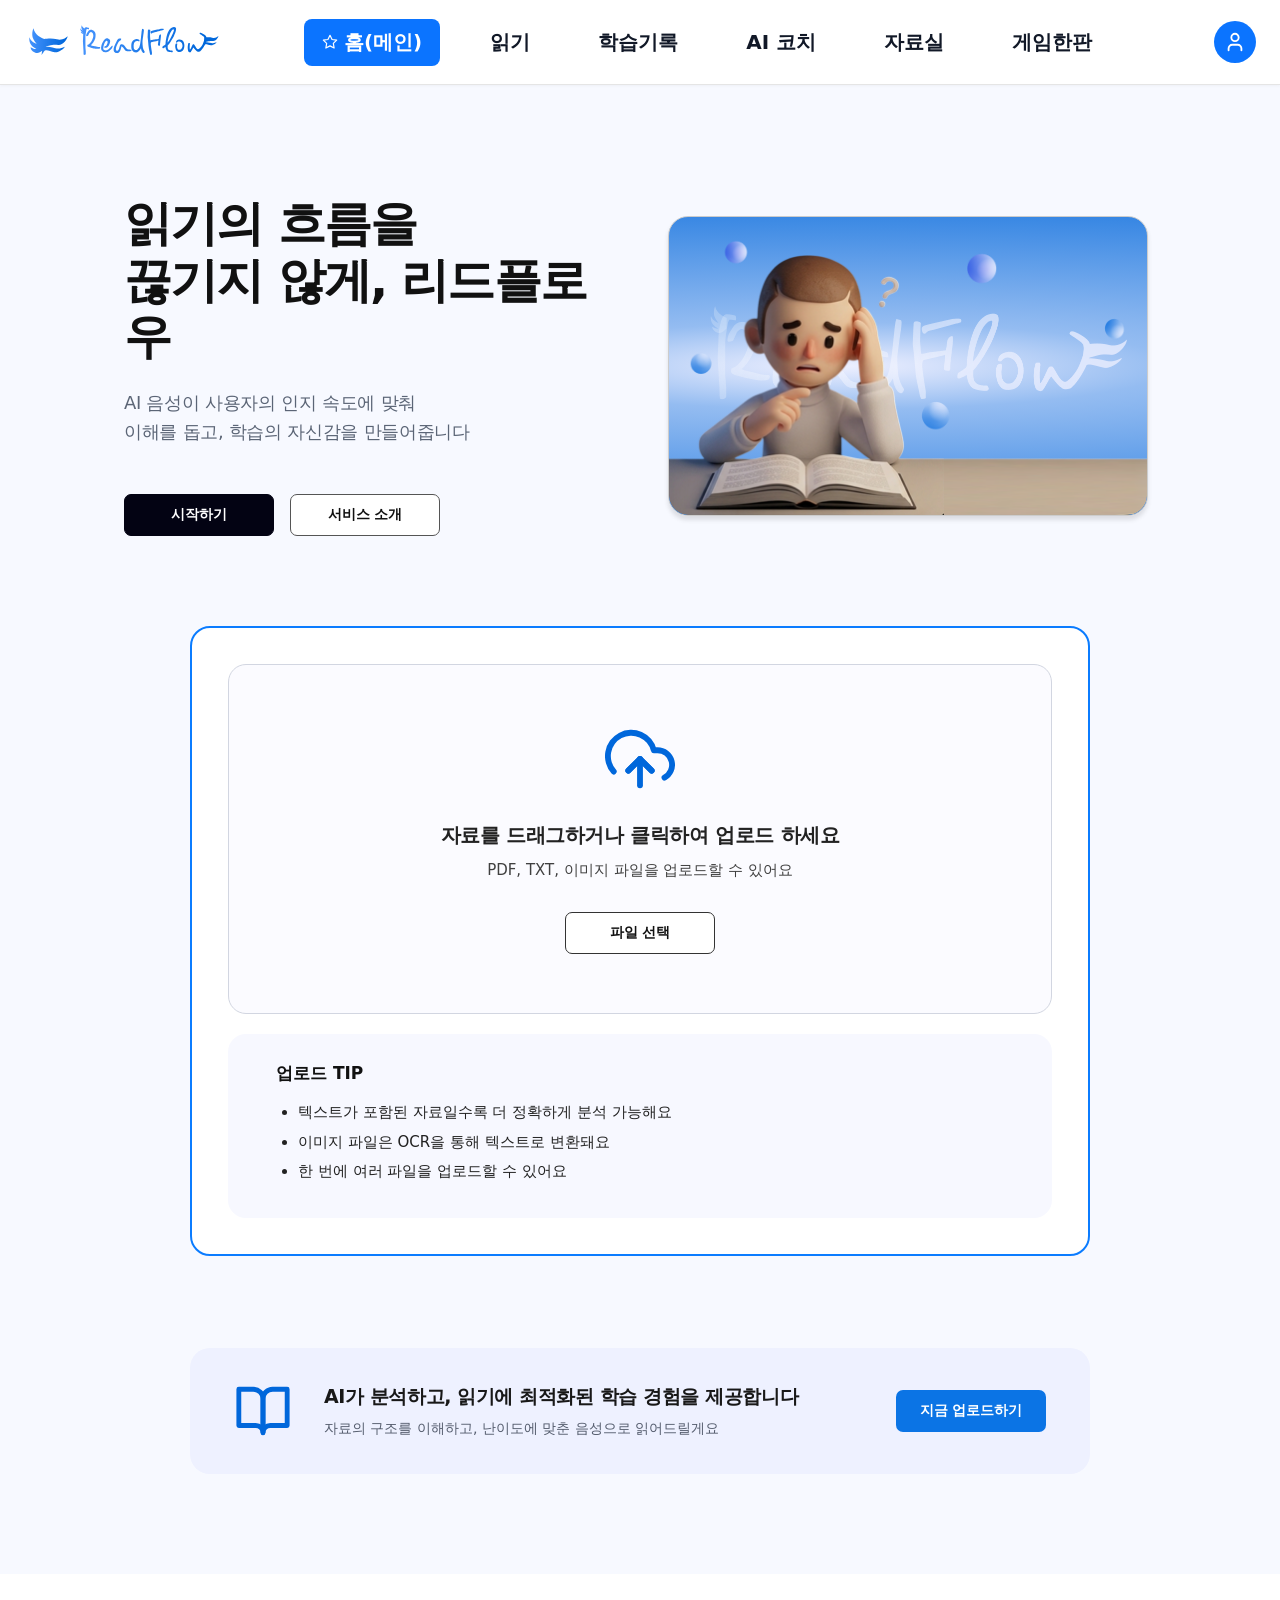
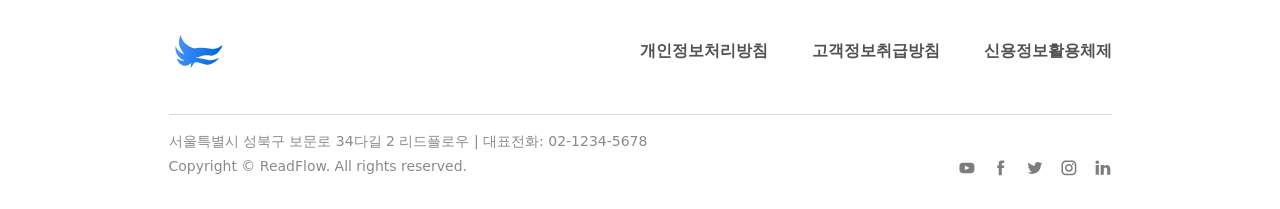
<file: index.html>
<!DOCTYPE html>
<html lang="ko">
<head>
  <meta charset="UTF-8">
  <meta name="viewport" content="width=device-width, initial-scale=1.0">
  <title>ReadFlow</title>

  <link rel="stylesheet" href="css/common.css">
  <link rel="stylesheet" href="css/home.css">
</head>

<body>
  <div id="navbar"></div>

  <main class="page home-page">
    <!-- Hero Section -->
    <section class="home-hero">
      <div class="home-hero-inner">
        <div class="hero-text-area">
          <h1>
            읽기의 흐름을<br>
            끊기지 않게, 리드플로우
          </h1>

          <p>
            AI 음성이 사용자의 인지 속도에 맞춰<br>
            이해를 돕고, 학습의 자신감을 만들어줍니다
          </p>

          <div class="hero-button-group">
            <a href="upload.html" class="btn-primary">시작하기</a>
            <a href="#service-intro" class="btn-outline">서비스 소개</a>
          </div>
        </div>

        <div class="hero-image-area">
          <img src="assets/images/ball-readflow.png" alt="" class="hero-balls">
          <img src="assets/images/hero-readflow.png" alt="책을 읽는 학생 이미지" class="hero-character">
          <img src="assets/images/logo-text.png" alt="ReadFlow" class="hero-logo-text">
        </div>
      </div>
    </section>

    <!-- Upload Section -->
    <section class="home-upload" id="service-intro">
      <div class="upload-card">
        <div class="upload-box">
          <img src="assets/icons/upload-cloud.svg" alt="" class="upload-icon">

          <h2>자료를 드래그하거나 클릭하여 업로드 하세요</h2>
          <p>PDF, TXT, 이미지 파일을 업로드할 수 있어요</p>

          <a href="upload.html" class="file-select-btn">파일 선택</a>
        </div>

        <div class="upload-tip">
          <h3>업로드 TIP</h3>
          <ul>
            <li>텍스트가 포함된 자료일수록 더 정확하게 분석 가능해요</li>
            <li>이미지 파일은 OCR을 통해 텍스트로 변환돼요</li>
            <li>한 번에 여러 파일을 업로드할 수 있어요</li>
          </ul>
        </div>
      </div>
    </section>

    <!-- CTA Section -->
    <section class="home-cta">
      <div class="cta-card">
        <div class="cta-left">
          <img src="assets/icons/book-open.svg" alt="" class="cta-icon">

          <div class="cta-text">
            <h2>AI가 분석하고, 읽기에 최적화된 학습 경험을 제공합니다</h2>
            <p>자료의 구조를 이해하고, 난이도에 맞춘 음성으로 읽어드릴게요</p>
          </div>
        </div>

        <a href="upload.html" class="cta-btn">지금 업로드하기</a>
      </div>
    </section>
  </main>

  <div id="footer"></div>

  <script src="js/common.js"></script>
</body>
</html>
</file>
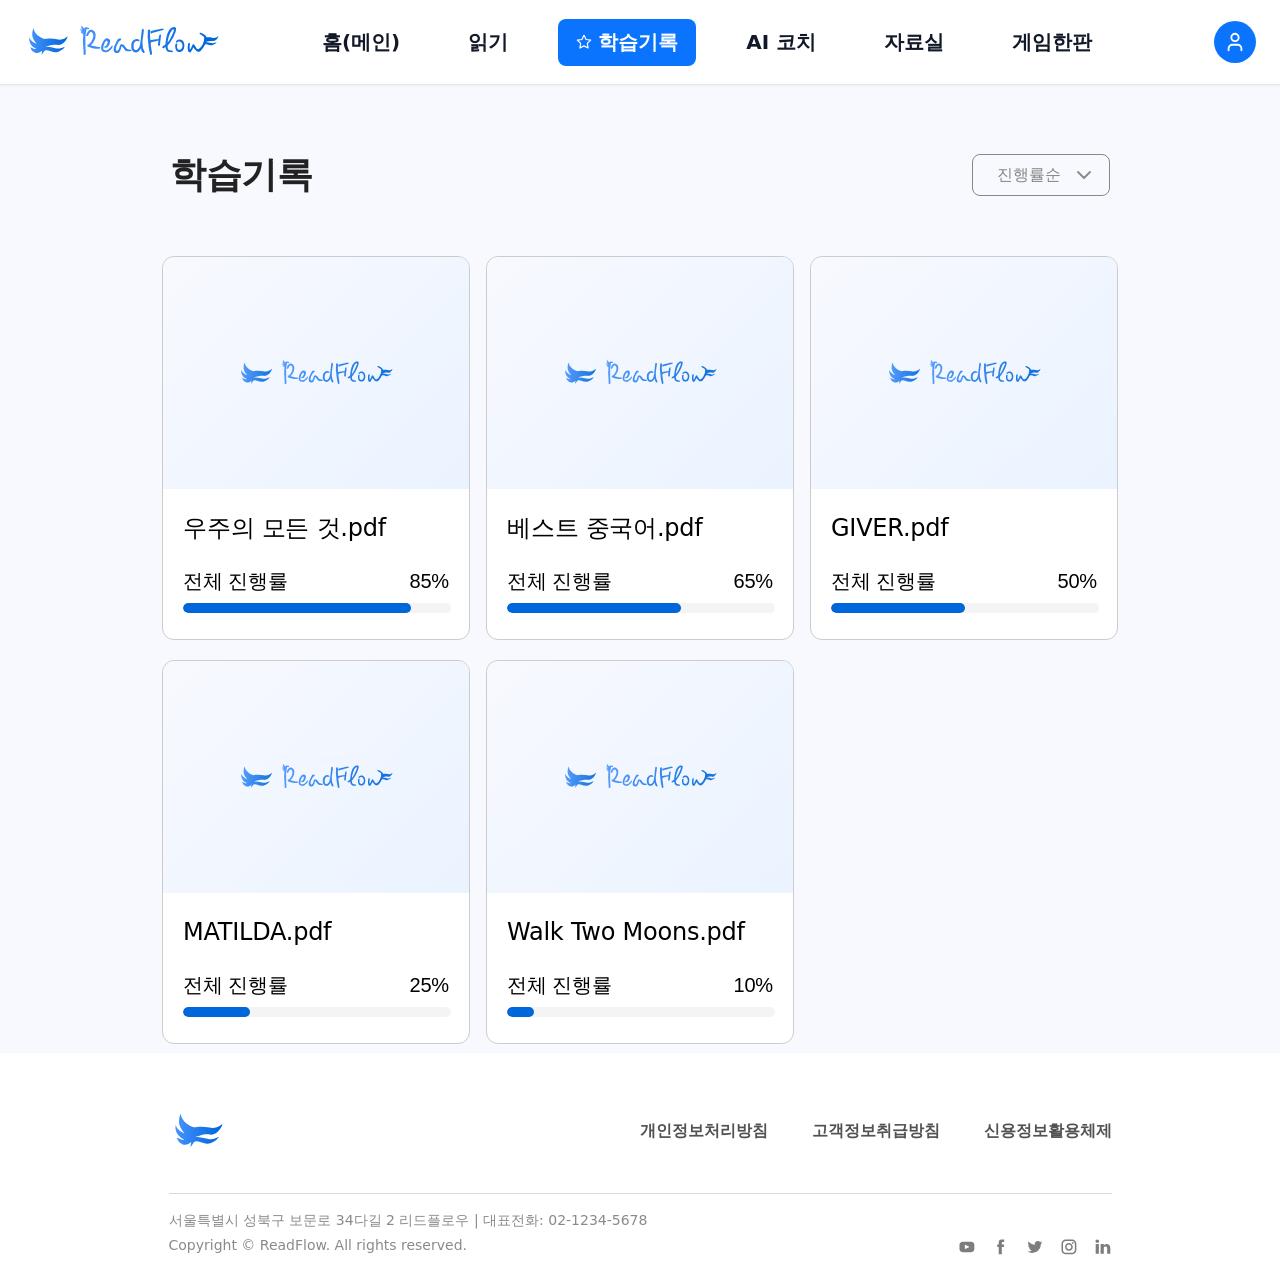
<file: library.html>
<!DOCTYPE html>
<html lang="ko">
<head>
  <meta charset="UTF-8" />
  <meta name="viewport" content="width=device-width, initial-scale=1.0" />
  <title>ReadFlow - 학습기록</title>

  <link rel="stylesheet" href="./css/common.css" />
  <link rel="stylesheet" href="./css/library.css" />
</head>

<body>
  <div id="navbar"></div>

  <main class="library-page">
    <section class="library-container">

      <div class="library-header">
        <h1 class="library-title">학습기록</h1>

        <div class="sort-box">
          <select id="sortSelect" class="sort-select">
            <option value="progress">진행률순</option>
            <option value="name">이름순</option>
          </select>
        </div>
      </div>

      <section class="record-grid" id="recordGrid">
        <!-- JS에서 카드 렌더링 -->
      </section>

    </section>
  </main>

  <div id="footer"></div>

  <script src="./js/common.js"></script>
  <script src="./js/library.js"></script>
</body>
</html>
</file>
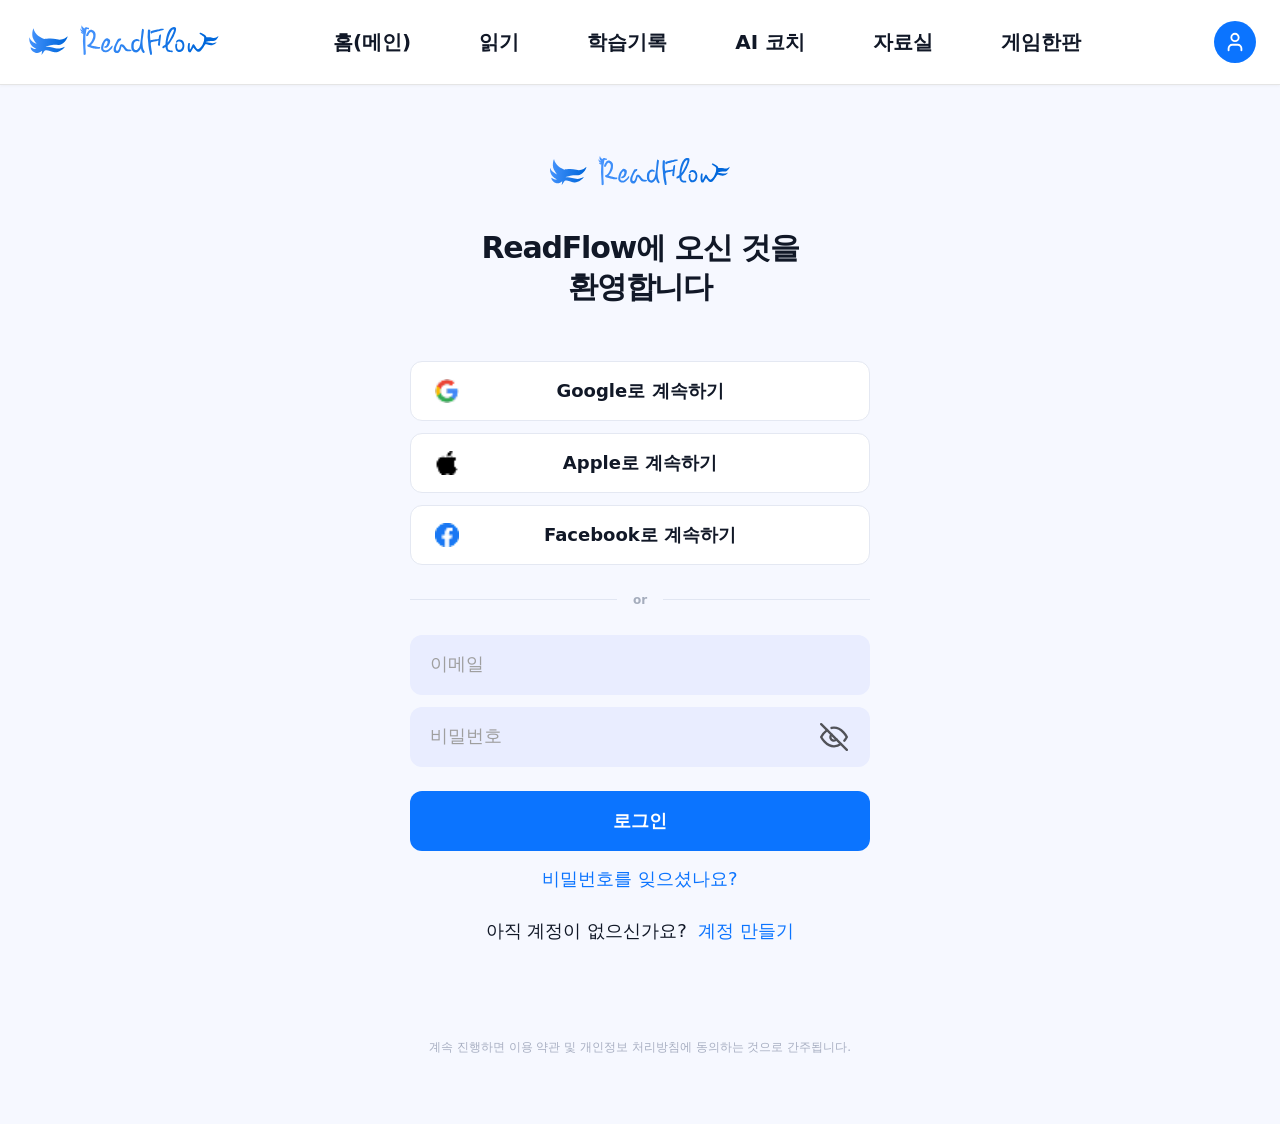
<file: login.html>
<!DOCTYPE html>
<html lang="ko">
<head>
  <meta charset="UTF-8">
  <meta name="viewport" content="width=device-width, initial-scale=1.0">
  <title>로그인 | ReadFlow</title>

  <link rel="stylesheet" href="css/common.css">
  <link rel="stylesheet" href="css/login.css">
</head>

<body>
  <div id="navbar"></div>

  <main class="auth-page">
    <section class="auth-card" aria-label="로그인">
      <img src="assets/icons/logo-full.svg" alt="ReadFlow" class="auth-logo">

      <h1 class="auth-title">
        ReadFlow에 오신 것을<br>
        환영합니다
      </h1>

      <div class="social-login-group">
        <button type="button" class="social-btn">
          <img src="assets/img/google_logo.png" alt="" class="social-icon">
          <span>Google로 계속하기</span>
        </button>

        <button type="button" class="social-btn">
          <img src="assets/img/apple_logo.png" alt="" class="social-icon">
          <span>Apple로 계속하기</span>
        </button>

        <button type="button" class="social-btn">
          <img src="assets/img/facebook_logo.png" alt="" class="social-icon">
          <span>Facebook로 계속하기</span>
        </button>
      </div>

      <div class="divider">
        <span></span>
        <p>or</p>
        <span></span>
      </div>

      <form class="auth-form">
        <input type="email" placeholder="이메일" class="auth-input">

        <div class="password-field">
          <input type="password" placeholder="비밀번호" class="auth-input password-input">

          <button type="button" class="password-toggle" aria-label="비밀번호 보기">
            <img src="assets/icons/eye-off.svg" alt="" class="password-icon">
          </button>
        </div>

        <button type="submit" class="auth-submit">로그인</button>
      </form>

      <a href="#" class="forgot-link">비밀번호를 잊으셨나요?</a>

      <p class="auth-switch">
        아직 계정이 없으신가요?
        <a href="signup.html">계정 만들기</a>
      </p>
    </section>

    <p class="auth-notice">
      계속 진행하면 이용 약관 및 개인정보 처리방침에 동의하는 것으로 간주됩니다.
    </p>
  </main>

  <script>
    const passwordToggles = document.querySelectorAll(".password-toggle");

    passwordToggles.forEach((toggle) => {
      toggle.addEventListener("click", () => {
        const passwordField = toggle.closest(".password-field");
        const passwordInput = passwordField.querySelector(".password-input");
        const passwordIcon = toggle.querySelector(".password-icon");

        const isPasswordHidden = passwordInput.type === "password";

        passwordInput.type = isPasswordHidden ? "text" : "password";
        passwordIcon.src = isPasswordHidden
          ? "assets/icons/eye.svg"
          : "assets/icons/eye-off.svg";

        toggle.setAttribute(
          "aria-label",
          isPasswordHidden ? "비밀번호 숨기기" : "비밀번호 보기"
        );
      });
    });
  </script>

  <script src="js/common.js"></script>
</body>
</html>
</file>
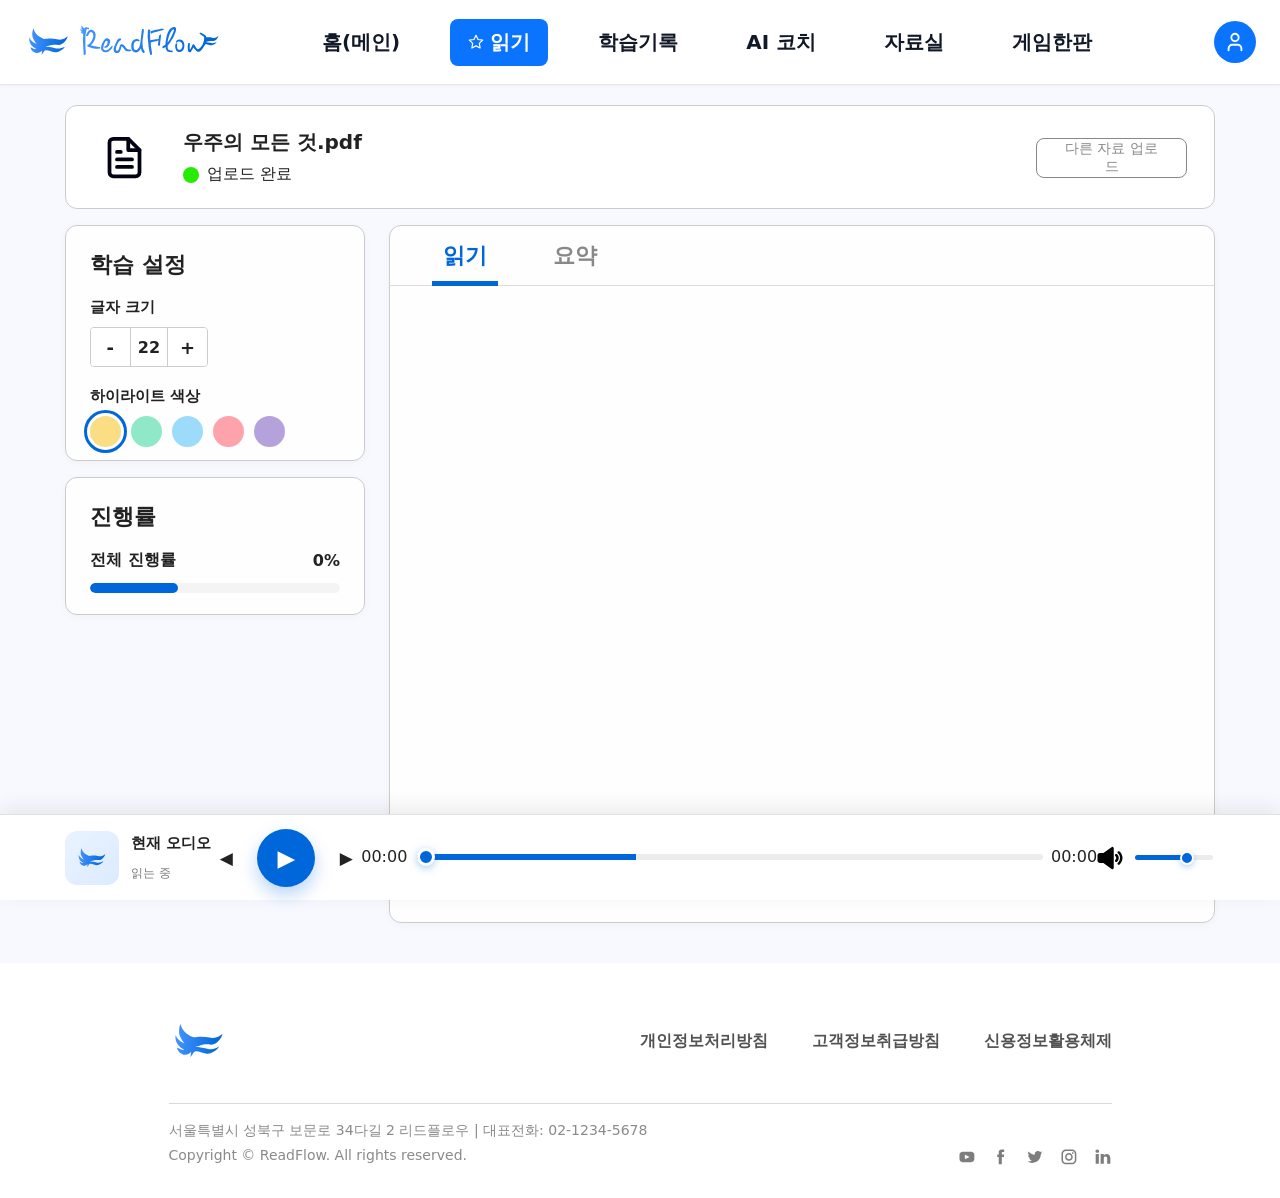
<file: reading.html>
<!DOCTYPE html>
<html lang="ko">
<head>
  <meta charset="UTF-8" />
  <meta name="viewport" content="width=device-width, initial-scale=1.0" />
  <title>ReadFlow - 읽기</title>

  <link rel="stylesheet" href="./css/common.css" />
  <link rel="stylesheet" href="./css/reading.css" />
</head>

<body>
  <div id="navbar"></div>

  <main class="reading-page">
    <section class="reading-container">

      <!-- 파일 정보 -->
      <section class="file-info-box" id="fileInfoBox" data-status="complete">
        <img src="./assets/icons/file-text.svg" class="file-icon" />

        <div class="file-text-area">
          <p class="file-name" id="fileName">우주의 모든 것.pdf</p>
          <div class="upload-status">
            <span class="status-dot"></span>
            <span class="status-text" id="uploadStatusText">업로드 완료</span>
          </div>
        </div>

        <button class="reupload-button" id="reuploadButton">
          다른 자료 업로드
        </button>

        <input type="file" id="fileInput" hidden />
      </section>

      <!-- 전체 레이아웃 -->
      <section class="reading-layout">

        <!-- 🔥 왼쪽 패널 (목차 제거됨) -->
        <aside class="left-panel">

          <!-- 학습 설정 -->
          <section class="setting-box">
            <h2 class="panel-title">학습 설정</h2>

            <div class="setting-grid">
              <div class="setting-item">
                <p class="setting-label">글자 크기</p>
                <div class="control-box">
                  <button id="fontMinus">-</button>
                  <span id="fontSizeValue">22</span>
                  <button id="fontPlus">+</button>
                </div>
              </div>
            </div>

            <div class="highlight-setting">
              <p class="setting-label">하이라이트 색상</p>
              <div class="color-panel" id="colorPanel">
                <button class="color-circle active" data-color="#FBDE84"></button>
                <button class="color-circle" data-color="#8FE9C9"></button>
                <button class="color-circle" data-color="#9DDBFA"></button>
                <button class="color-circle" data-color="#FEA3AC"></button>
                <button class="color-circle" data-color="#B5A2DC"></button>
              </div>
            </div>
          </section>

          <!-- 진행률 -->
          <section class="progress-box">
            <h2 class="panel-title">진행률</h2>

            <div class="progress-info">
              <span>전체 진행률</span>
              <strong id="progressPercent">0%</strong>
            </div>

            <div class="progress-bar">
              <div class="progress-fill" id="progressFill"></div>
            </div>
          </section>

        </aside>

        <!-- 오른쪽 읽기 영역 -->
        <section class="reader-box" id="readerBox">

          <!-- 상단 -->
          <div class="reader-topbar">
            <div class="reader-tabs">
              <button class="reader-tab active">읽기</button>
              <button class="reader-tab">요약</button>
            </div>
          </div>

          <!-- 본문 -->
          <div class="reader-content" id="readerContent"></div>

          <!-- 플레이어 -->
          <section class="reader-player" id="readerPlayer">

            <div class="player-left">
              <div class="player-cover">
                <img src="./assets/icons/logo-only.svg" />
              </div>
              <div class="player-info">
                <p class="player-title" id="playerTitle">현재 오디오</p>
                <p class="player-subtitle">읽는 중</p>
              </div>
            </div>

            <!-- 컨트롤 -->
            <div class="player-controls">
              <button class="player-skip-button">◀</button>
              <button class="player-play-button" id="playButton">▶</button>
              <button class="player-skip-button">▶</button>
            </div>

            <!-- 진행바 -->
            <div class="player-progress-area">
              <span id="currentTime">00:00</span>

              <input
                type="range"
                id="audioProgress"
                class="player-progress"
                min="0"
                max="100"
                value="0"
              />

              <span id="totalTime">00:00</span>
            </div>

            <!-- 볼륨 -->
            <div class="player-volume">
              <img src="./assets/icons/volume.svg" />
              <input
                type="range"
                id="volumeRange"
                class="volume-range"
                min="0"
                max="100"
                value="70"
              />
            </div>

          </section>

        </section>

      </section>
    </section>
  </main>

  <div id="footer"></div>

  <script src="./js/common.js"></script>
  <script src="./js/reading.js"></script>
</body>
</html>
</file>
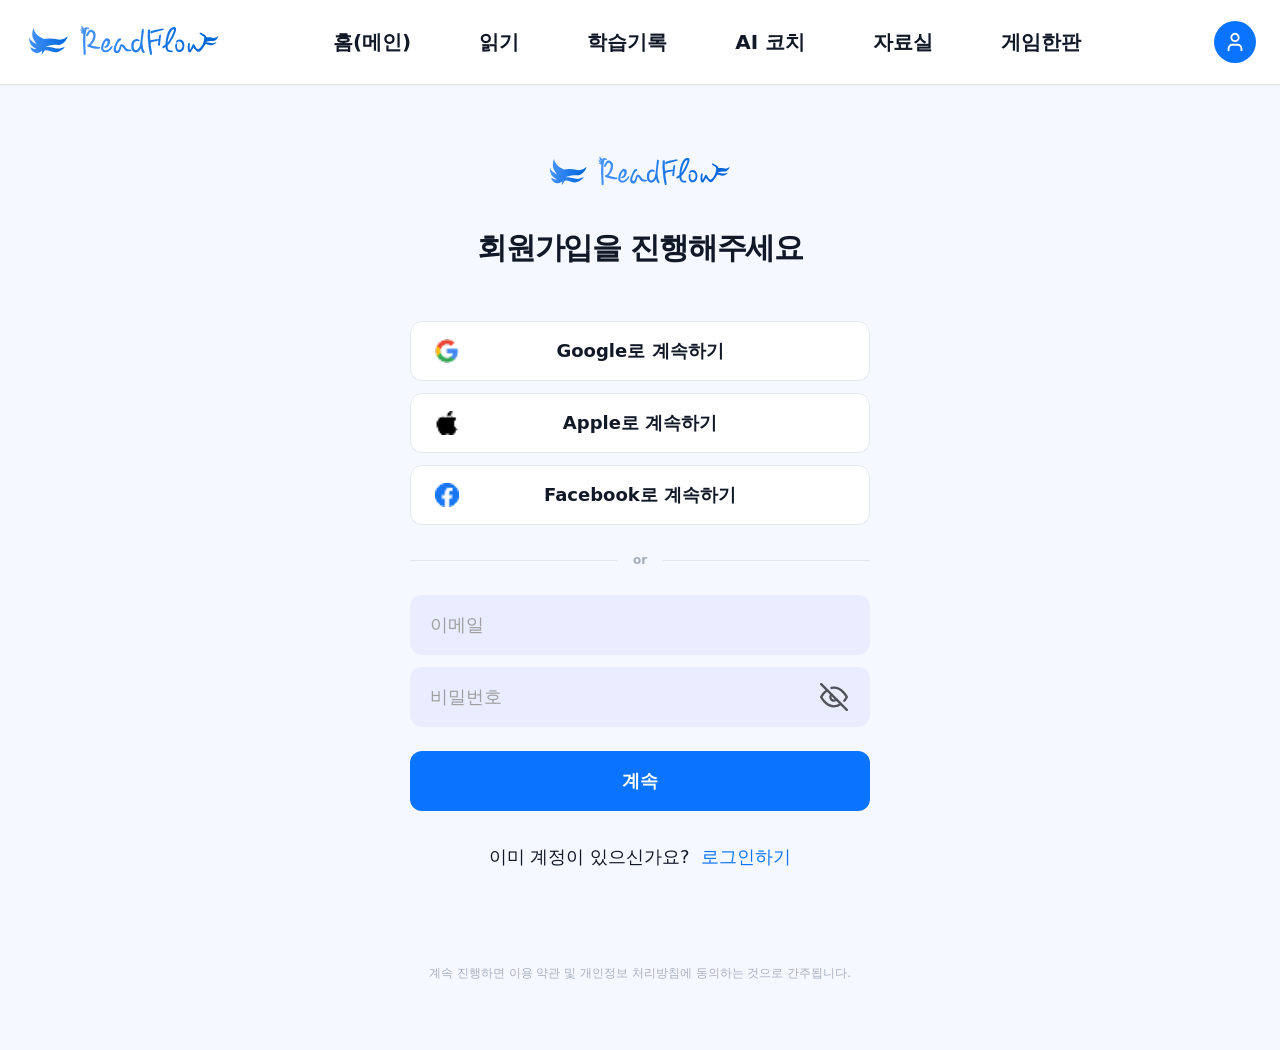
<file: signup.html>
<!DOCTYPE html>
<html lang="ko">
<head>
  <meta charset="UTF-8">
  <meta name="viewport" content="width=device-width, initial-scale=1.0">
  <title>회원가입 | ReadFlow</title>

  <link rel="stylesheet" href="css/common.css">
  <link rel="stylesheet" href="css/signup.css">
</head>

<body>
  <div id="navbar"></div>

  <main class="auth-page">
    <section class="auth-card" aria-label="회원가입">
      <img src="assets/icons/logo-full.svg" alt="ReadFlow" class="auth-logo">

      <h1 class="auth-title">
        회원가입을 진행해주세요
      </h1>

      <div class="social-login-group">
        <button type="button" class="social-btn">
          <img src="assets/img/google_logo.png" alt="" class="social-icon">
          <span>Google로 계속하기</span>
        </button>

        <button type="button" class="social-btn">
          <img src="assets/img/apple_logo.png" alt="" class="social-icon">
          <span>Apple로 계속하기</span>
        </button>

        <button type="button" class="social-btn">
          <img src="assets/img/facebook_logo.png" alt="" class="social-icon">
          <span>Facebook로 계속하기</span>
        </button>
      </div>

      <div class="divider">
        <span></span>
        <p>or</p>
        <span></span>
      </div>

      <form class="auth-form">
        <input type="email" placeholder="이메일" class="auth-input">

        <div class="password-field">
          <input type="password" placeholder="비밀번호" class="auth-input password-input">

          <button type="button" class="password-toggle" aria-label="비밀번호 보기">
            <img src="assets/icons/eye-off.svg" alt="" class="password-icon">
          </button>
        </div>

        <button type="submit" class="auth-submit">계속</button>
      </form>

      <p class="auth-switch signup-switch">
        이미 계정이 있으신가요?
        <a href="login.html">로그인하기</a>
      </p>
    </section>

    <p class="auth-notice">
      계속 진행하면 이용 약관 및 개인정보 처리방침에 동의하는 것으로 간주됩니다.
    </p>
  </main>

  <script>
    const passwordToggles = document.querySelectorAll(".password-toggle");

    passwordToggles.forEach((toggle) => {
      toggle.addEventListener("click", () => {
        const passwordField = toggle.closest(".password-field");
        const passwordInput = passwordField.querySelector(".password-input");
        const passwordIcon = toggle.querySelector(".password-icon");

        const isPasswordHidden = passwordInput.type === "password";

        passwordInput.type = isPasswordHidden ? "text" : "password";
        passwordIcon.src = isPasswordHidden
          ? "assets/icons/eye.svg"
          : "assets/icons/eye-off.svg";

        toggle.setAttribute(
          "aria-label",
          isPasswordHidden ? "비밀번호 숨기기" : "비밀번호 보기"
        );
      });
    });
  </script>

  <script src="js/common.js"></script>
</body>
</html>
</file>
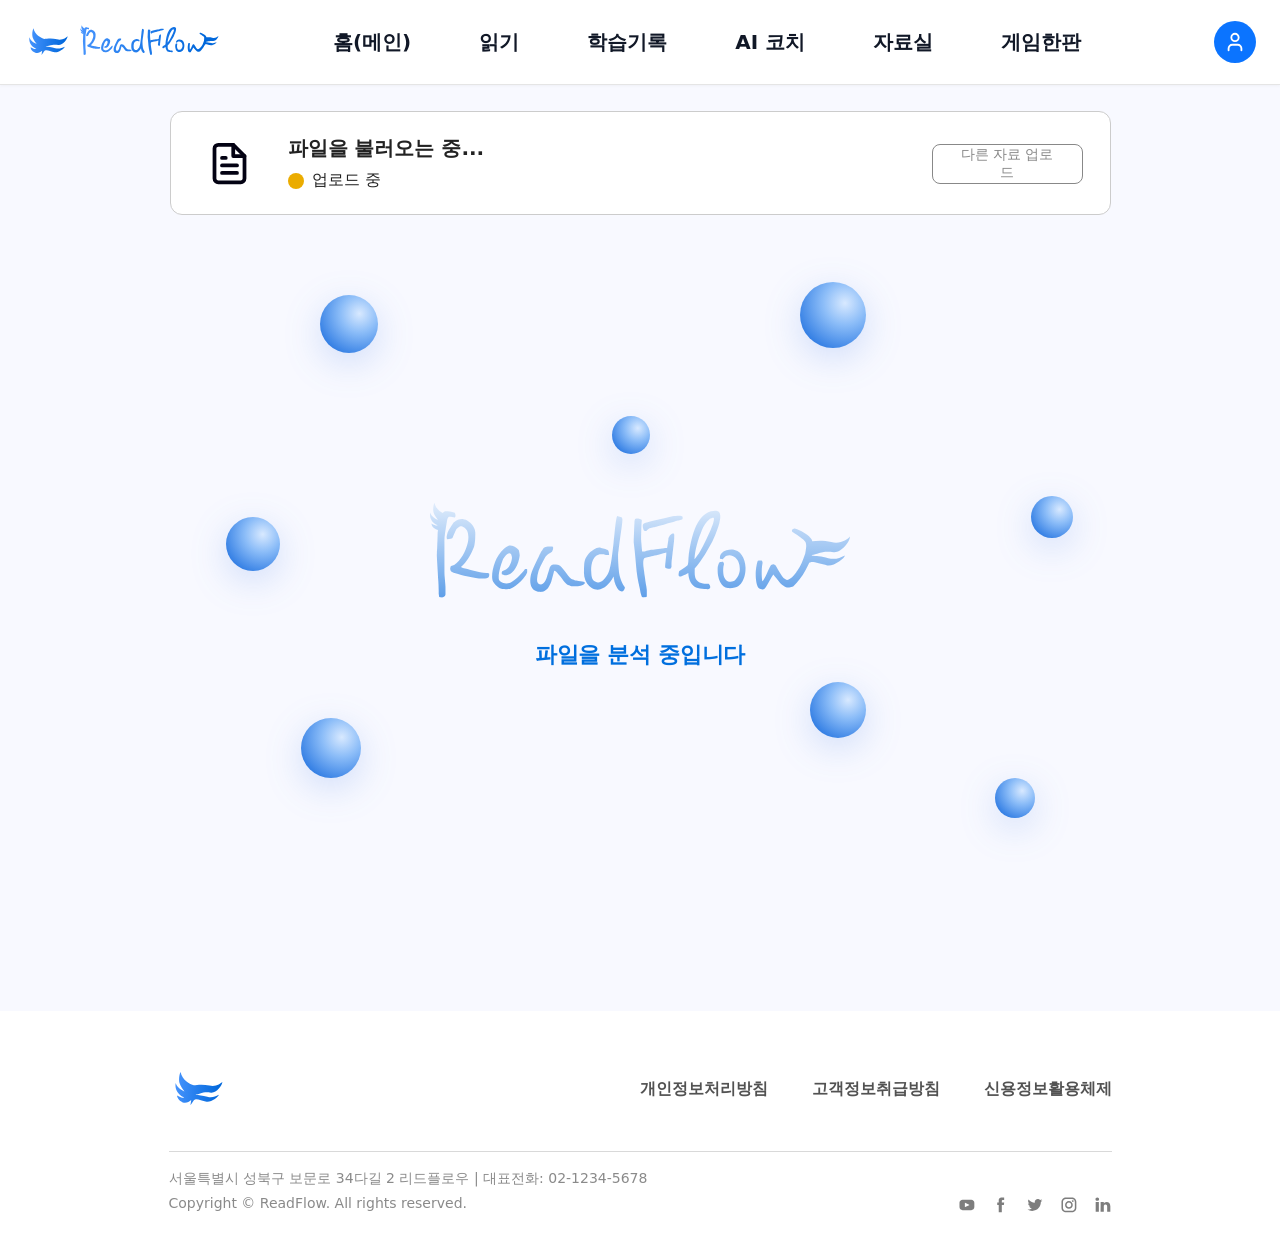
<file: upload.html>
<!DOCTYPE html>
<html lang="ko">
<head>
  <meta charset="UTF-8" />
  <meta name="viewport" content="width=device-width, initial-scale=1.0" />
  <title>ReadFlow - 분석 중</title>

  <link rel="stylesheet" href="./css/common.css" />
  <link rel="stylesheet" href="./css/upload.css" />
</head>

<body>
  <div id="navbar"></div>

  <main class="upload-page">
    <section class="upload-container">

      <!-- 업로드한 파일 정보 박스 -->
      <section class="file-info-box" id="fileInfoBox" data-status="loading">
        <img
          src="./assets/icons/file-text.svg"
          alt="파일 아이콘"
          class="file-icon"
        />

        <div class="file-text-area">
          <p class="file-name" id="fileName">파일을 불러오는 중...</p>

          <div class="upload-status">
            <span class="status-dot"></span>
            <span class="status-text" id="uploadStatusText">업로드 중</span>
          </div>
        </div>

        <button type="button" class="reupload-button" id="reuploadButton">
          다른 자료 업로드
        </button>

        <input
          type="file"
          id="fileInput"
          accept=".pdf,.txt,.png,.jpg,.jpeg,image/*"
          hidden
        />
      </section>

      <!-- 분석 중 애니메이션 화면 -->
    <section class="analyzing-canvas">
        <img
            src="./assets/icons/logo_text.svg"
            alt="ReadFlow"
            class="analyzing-logo"
        />
  
        <p class="analyzing-message">파일을 분석 중입니다</p>
    
        <span class="floating-circle circle-1"></span>
        <span class="floating-circle circle-2"></span>
        <span class="floating-circle circle-3"></span>
        <span class="floating-circle circle-4"></span>
        <span class="floating-circle circle-5"></span>
        <span class="floating-circle circle-6"></span>
        <span class="floating-circle circle-7"></span>
        <span class="floating-circle circle-8"></span>
    </section>

    </section>
  </main>

  <div id="footer"></div>

  <script src="./js/common.js"></script>
  <script src="./js/upload.js"></script>
</body>
</html>
</file>
<file: css/common.css>
/* =========================================================
   01. RESET / GLOBAL
========================================================= */

* {
  box-sizing: border-box;
}

body {
  margin: 0;
  font-family: Pretendard, -apple-system, BlinkMacSystemFont, system-ui, sans-serif;
  background-color: #f7f9ff;
  color: #111827;
}

a {
  color: inherit;
  text-decoration: none;
}

button {
  font-family: inherit;
}


/* =========================================================
   02. COMMON NAVBAR
========================================================= */

.navbar {
  width: 100%;
  height: 85px;
  background-color: #ffffff;
  border-bottom: 1px solid rgba(0, 0, 0, 0.1);
  box-shadow: 0 1px 3px rgba(0, 0, 0, 0.04);
  position: sticky;
  top: 0;
  z-index: 100;
}

.navbar-inner {
  width: 100%;
  height: 100%;
  padding: 12px 24px 12px 24px;
  display: flex;
  align-items: center;
  justify-content: space-between;
}


/* -------------------------
   02-1. Navbar Logo
------------------------- */

.navbar-logo {
  display: flex;
  align-items: center;
  min-width: 180px;
  flex-shrink: 0;
}

.logo-full {
  width: 200px;
  height: auto;
  display: block;
}


/* 예전 로고 텍스트 방식이 남아 있어도 깨지지 않게 유지 */
.logo-icon {
  width: 32px;
  height: 32px;
  display: inline-flex;
  align-items: center;
  justify-content: center;
  color: #2f80ed;
  font-size: 24px;
  line-height: 1;
}

.logo-text,
.logo-mark {
  font-size: 24px;
  font-weight: 700;
  color: #2f80ed;
  letter-spacing: -0.04em;
}


/* -------------------------
   02-2. Navbar Menu
------------------------- */

.navbar-menu {
  display: flex;
  align-items: center;
  justify-content: center;
  gap: 32px;
  flex: 1;
}

.nav-link {
  min-height: 40px;
  padding: 10px 18px;
  border-radius: 8px;
  display: inline-flex;
  align-items: center;
  justify-content: center;
  gap: 6px;
  font-size: 20px;
  font-weight: 700;
  color: #111827;
  white-space: nowrap;
  transition: 0.2s ease;
}

.nav-link:hover {
  color: #0b74ff;
}

.nav-link.active {
  background-color: #0b74ff;
  color: #ffffff;
}

.nav-star {
  width: 16px;
  height: 16px;
  display: block;
  flex-shrink: 0;
}


/* -------------------------
   02-3. Navbar Profile Button
------------------------- */

.profile-button {
  width: 42px;
  height: 42px;
  margin-left: 24px;
  border-radius: 50%;
  background-color: #0b74ff;
  display: flex;
  align-items: center;
  justify-content: center;
  flex-shrink: 0;
}

.profile-icon-img {
  width: 22px;
  height: 22px;
  display: block;
}


/* 예전 이모지/텍스트 profile-icon 구조가 남아 있어도 깨지지 않게 유지 */
.profile-icon {
  font-size: 20px;
  line-height: 1;
  color: #ffffff;
}


/* -------------------------
   02-4. Legacy Navbar Actions
   기존 로그인/회원가입 버튼 구조 유지용
------------------------- */

.navbar-actions {
  display: flex;
  align-items: center;
  gap: 10px;
  min-width: 180px;
  justify-content: flex-end;
}

.nav-login {
  font-size: 14px;
  font-weight: 500;
  color: #374151;
}

.nav-signup {
  padding: 8px 14px;
  border-radius: 999px;
  background-color: #2f80ed;
  color: #ffffff;
  font-size: 14px;
  font-weight: 600;
}


/* =========================================================
   03. COMMON LAYOUT
========================================================= */

.page {
  width: 100%;
  min-height: calc(100vh - 85px);
}

.container {
  width: min(1120px, calc(100% - 48px));
  margin: 0 auto;
}


/* =========================================================
   04. COMMON BUTTONS
========================================================= */

.btn-primary {
  display: inline-flex;
  align-items: center;
  justify-content: center;
  padding: 12px 18px;
  border-radius: 10px;
  background-color: #2f80ed;
  color: #ffffff;
  font-size: 15px;
  font-weight: 600;
  border: none;
  cursor: pointer;
}

.btn-secondary {
  display: inline-flex;
  align-items: center;
  justify-content: center;
  padding: 12px 18px;
  border-radius: 10px;
  background-color: #ffffff;
  color: #2f80ed;
  font-size: 15px;
  font-weight: 600;
  border: 1px solid #dbeafe;
  cursor: pointer;
}


/* =========================================================
   05. COMMON FOOTER
========================================================= */

.footer {
  width: 100%;
  background-color: #ffffff;
}

.footer-inner {
  width: min(1071px, calc(100% - 48px));
  min-height: 200px;
  margin: 0 auto;
  padding: 48px 64px 32px;
  display: flex;
  flex-direction: column;
  justify-content: center;
}

.footer-top {
  display: flex;
  align-items: center;
  justify-content: space-between;
  gap: 24px;
}

.footer-logo {
  display: flex;
  align-items: center;
}

.footer-logo-img {
  width: 60px;
  height: auto;
  display: block;
}

.footer-links {
  display: flex;
  align-items: center;
  gap: 44px;
  font-size: 16px;
  font-weight: 600;
  color: #525252;
  white-space: nowrap;
}

.footer-links a:hover {
  color: #0b74ff;
}

.footer-divider {
  width: 100%;
  height: 1px;
  margin: 32px 0 16px;
  background-color: #d9d9d9;
}

.footer-bottom {
  display: flex;
  align-items: flex-end;
  justify-content: space-between;
  gap: 24px;
}

.footer-info {
  display: flex;
  flex-direction: column;
  gap: 4px;
}

.footer-info p {
  margin: 0;
  font-size: 14px;
  line-height: 1.5;
  color: #8a8a8a;
}

.footer-copy {
  color: #a0a0a0;
}

.footer-social {
  display: flex;
  align-items: center;
  gap: 16px;
}

.footer-social a {
  width: 18px;
  height: 18px;
  display: flex;
  align-items: center;
  justify-content: center;
}

.footer-social img {
  width: 18px;
  height: 18px;
  display: block;
  opacity: 0.75;
}

.footer-social a:hover img {
  opacity: 1;
}


/* =========================================================
   06. RESPONSIVE
========================================================= */

@media (max-width: 900px) {
  .navbar-inner {
    padding: 12px 20px 1px 20px;
  }

  .navbar-logo {
    min-width: auto;
  }

  .logo-full {
    width: 132px;
  }

  .navbar-menu {
    gap: 8px;
  }

  .nav-link {
    padding: 8px 10px;
    font-size: 13px;
  }

  .profile-button {
    width: 38px;
    height: 38px;
    margin-left: 12px;
  }

  .footer-top,
  .footer-bottom {
    flex-direction: column;
    align-items: flex-start;
  }

  .footer-links {
    flex-wrap: wrap;
    gap: 16px;
  }
}
</file>
<file: css/home.css>
/* =========================
   Home Page
========================= */

.home-page {
  width: 100%;
  background: #f7f9ff;
}

/* =========================
   Hero Section
========================= */

.home-hero {
  width: 100%;
  padding: 110px 0 74px;
}

.home-hero-inner {
  max-width: 1080px;
  margin: 0 auto;
  padding: 0 24px;

  display: grid;
  grid-template-columns: 1fr 1fr;
  gap: 56px;
  align-items: center;
}

.hero-text-area h1 {
  margin: 0;

  font-size: 48px;
  line-height: 1.18;
  font-weight: 800;
  letter-spacing: -1.8px;
  color: #111111;
}

.hero-text-area p {
  margin: 24px 0 0;

  font-size: 18px;
  line-height: 1.6;
  font-weight: 500;
  letter-spacing: -0.3px;
  color: #5b6576;
}

.hero-button-group {
  margin-top: 48px;
  display: flex;
  gap: 16px;
}

.btn-primary,
.btn-outline {
  width: 150px;
  height: 42px;
  border-radius: 7px;

  display: inline-flex;
  align-items: center;
  justify-content: center;

  font-size: 14px;
  font-weight: 700;
  letter-spacing: -0.2px;
}

.btn-primary {
  background: #030313;
  border: 1px solid #030313;
  color: #ffffff;
}

.btn-outline {
  background: #ffffff;
  border: 1px solid #555555;
  color: #111111;
}

.hero-image-area {
  position: relative;
  width: 480px;
  height: 300px;

  border-radius: 20px;
  border: 0.8px solid #cccccc;
  background: radial-gradient(
    353.14% 73.13% at 35% 50%,
    #eff0ff 0%,
    #94bcf1 20.02%,
    #0067db 100%
  );
  box-shadow: 0 4px 4px 0 rgba(68, 68, 68, 0.15);

  overflow: hidden;
}

/* 공 장식 묶음 */
.hero-image-area .hero-balls {
  position: absolute;
  left: 18px;
  top: 20px;

  width: 440px;
  height: auto;
  object-fit: contain;

  z-index: 1;
  pointer-events: none;
}

/* 아이 캐릭터 */
.hero-image-area .hero-character {
  position: absolute;
  left: 0px;
  bottom: 0;

  width: 100%;
  height: auto;
  object-fit: contain;

  z-index: 3;
  pointer-events: none;
}

/* ReadFlow 흰색 글자 */
.hero-image-area .hero-logo-text {
  position: absolute;
  right:20px;
  top: 65px;

  width: 420px;
  height: auto;
  object-fit: contain;

  z-index: 2;
  opacity: 0.75;
  pointer-events: none;
}

/* =========================
   Upload Section
========================= */

.home-upload {
  width: 100%;
  padding: 16px 0 80px;
}

.upload-card {
  max-width: 900px;
  margin: 0 auto;
  padding: 36px;

  background: #ffffff;
  border: 2px solid #0b7cff;
  border-radius: 20px;
}

.upload-box {
  min-height: 350px;
  padding: 40px 24px;

  border: 1px solid #d2d6e1;
  border-radius: 18px;
  background: #fbfbff;

  display: flex;
  flex-direction: column;
  align-items: center;
  justify-content: center;
}

.upload-icon {
  width: 70px;
  height: 70px;
  margin-bottom: 28px;
}

.upload-box h2 {
  margin: 0;

  font-size: 20px;
  font-weight: 800;
  letter-spacing: -0.4px;
  color: #222222;
}

.upload-box p {
  margin: 12px 0 32px;

  font-size: 15px;
  font-weight: 500;
  color: #404040;
}

.file-select-btn {
  width: 150px;
  height: 42px;
  border-radius: 7px;
  border: 1px solid #333333;
  background: #ffffff;

  display: inline-flex;
  align-items: center;
  justify-content: center;

  font-size: 14px;
  font-weight: 700;
  color: #111111;
}

.upload-tip {
  margin-top: 20px;
  padding: 28px 48px;

  border-radius: 18px;
  background: #f7f8ff;
}

.upload-tip h3 {
  margin: 0 0 16px;

  font-size: 17px;
  font-weight: 800;
  color: #111111;
}

.upload-tip ul {
  margin: 0;
  padding-left: 22px;
}

.upload-tip li {
  margin-bottom: 7px;

  font-size: 15px;
  line-height: 1.5;
  color: #222222;
}

/* =========================
   CTA Section
========================= */

.home-cta {
  width: 100%;
  padding: 12px 0 100px;
}

.cta-card {
  max-width: 900px;
  min-height: 126px;
  margin: 0 auto;
  padding: 32px 44px;

  border-radius: 20px;
  background: #eef1ff;

  display: flex;
  align-items: center;
  justify-content: space-between;
  gap: 32px;
}

.cta-left {
  display: flex;
  align-items: center;
  gap: 32px;
}

.cta-icon {
  width: 58px;
  height: 58px;
  flex-shrink: 0;
}

.cta-text h2 {
  margin: 0;

  font-size: 19px;
  font-weight: 800;
  letter-spacing: -0.4px;
  color: #181818;
}

.cta-text p {
  margin: 10px 0 0;

  font-size: 14px;
  font-weight: 500;
  color: #555d6e;
}

.cta-btn {
  width: 150px;
  height: 42px;
  border-radius: 7px;
  background: #0b74e5;

  display: inline-flex;
  align-items: center;
  justify-content: center;

  font-size: 14px;
  font-weight: 700;
  color: #ffffff;

  flex-shrink: 0;
}

/* =========================
   Responsive
========================= */

@media (max-width: 900px) {
  .home-hero {
    padding: 90px 0 64px;
  }

  .home-hero-inner {
    grid-template-columns: 1fr;
    gap: 42px;
  }

  .hero-text-area h1 {
    font-size: 40px;
  }

  .upload-card,
  .cta-card {
    max-width: calc(100% - 48px);
  }

  .cta-card {
    flex-direction: column;
    align-items: flex-start;
  }

  .cta-left {
    align-items: flex-start;
  }
}

@media (max-width: 600px) {
  .home-hero {
    padding: 72px 0 52px;
  }

  .home-hero-inner {
    padding: 0 20px;
  }

  .hero-text-area h1 {
    font-size: 34px;
  }

  .hero-text-area p {
    font-size: 16px;
  }

  .hero-button-group {
    flex-direction: column;
    margin-top: 36px;
  }

  .btn-primary,
  .btn-outline,
  .file-select-btn,
  .cta-btn {
    width: 100%;
  }

  .upload-card {
    max-width: calc(100% - 40px);
    padding: 20px;
  }

  .upload-box {
    min-height: 300px;
    padding: 32px 20px;
    text-align: center;
  }

  .upload-box h2 {
    font-size: 18px;
  }

  .upload-tip {
    padding: 24px;
  }

  .cta-card {
    max-width: calc(100% - 40px);
    padding: 28px 24px;
  }

  .cta-left {
    flex-direction: column;
    gap: 20px;
  }
}
</file>
<file: css/library.css>
body {
    margin: 0;
    background: #F8F9FF;
  }
  
  .library-page {
    width: 100%;
    min-height: 100vh;
    background: #F8F9FF;
  }
  
  .library-container {
    width: min(1071px, calc(100% - 48px));
    margin: 68px auto 0;
  }
  
  /* 상단 제목 + 정렬 */
  .library-header {
    width: 940px;
    margin: 0 auto;
  
    display: flex;
    align-items: center;
    justify-content: space-between;
  }
  
  .library-title {
    margin: 0;
  
    color: #222;
    font-size: 36px;
    font-weight: 700;
    line-height: 1.2;
    letter-spacing: -0.36px;
  }
  
  /* 정렬 박스 */
  .sort-box {
    width: 138.204px;
    height: 42px;
  }
  
  .sort-select {
    width: 138.204px;
    height: 42px;
  
    padding: 10px 40px 10px 16px;
  
    border-radius: 8px;
    border: 1px solid #888;
    background-color: #F8F9FF;
  
    color: #888;
    text-align: center;
    font-family: Inter, sans-serif;
    font-size: 16px;
    font-style: normal;
    font-weight: 500;
    line-height: 20px;
    letter-spacing: -0.15px;
  
    cursor: pointer;
    box-sizing: border-box;
  
    appearance: none;
    -webkit-appearance: none;
    -moz-appearance: none;
  
    background-image: url("data:image/svg+xml,%3Csvg width='14' height='8' viewBox='0 0 14 8' fill='none' xmlns='http://www.w3.org/2000/svg'%3E%3Cpath d='M1 1L7 7L13 1' stroke='%23888' stroke-width='1.8' stroke-linecap='round' stroke-linejoin='round'/%3E%3C/svg%3E");
    background-repeat: no-repeat;
    background-position: right 18px center;
    background-size: 14px 8px;
  }
  
  /* 카드 그리드 */
  .record-grid {
    margin-top: 60px;
  
    display: grid;
    grid-template-columns: repeat(3, 308px);
    column-gap: 16px;
    row-gap: 20px;
  
    justify-content: center;
  }
  
  /* 학습기록 카드 */
  .record-card {
    display: flex;
    width: 308px;
    height: 384px;
    flex-direction: column;
    justify-content: flex-start;
  
    border-radius: 12px;
    border: 0.8px solid #CCC;
    background: #FFF;
  
    overflow: hidden;
    box-sizing: border-box;
  
    cursor: pointer;
    transition: transform 0.18s ease, box-shadow 0.18s ease;
  }
  
  .record-card:hover {
    transform: translateY(-4px);
    box-shadow: 0 8px 24px rgba(0, 103, 219, 0.12);
  }
  
  /* 이미지 썸네일 */
  .record-thumbnail {
    position: relative;
  
    width: 308px;
    height: 232px;
  
    display: flex;
    align-items: center;
    justify-content: center;
  
    border-radius: 12px 12px 0 0;
    background: #EAF3FF;
  
    overflow: hidden;
  }
  
  .record-thumbnail img {
    width: 100%;
    height: 100%;
    object-fit: cover;
  }
  
  /* 기본 썸네일: 사용자가 수정 전이면 로고 */
  .record-thumbnail.default-thumbnail {
    background: linear-gradient(135deg, #F8F9FF 0%, #EAF3FF 100%);
  }
  
  .record-thumbnail.default-thumbnail img {
    width: 160px;
    height: auto;
    object-fit: contain;
    opacity: 0.9;
  }
  
  /* 파일명 */
  .record-title {
    margin: 24px 20px 0;
  
    color: #000;
    font-size: 24px;
    font-style: normal;
    font-weight: 500;
    line-height: 125%;
    letter-spacing: -0.24px;
  
    overflow: hidden;
    white-space: nowrap;
    text-overflow: ellipsis;
  }
  
  /* 진행률 텍스트 */
  .record-progress-row {
    margin: 28px 20px 0;
  
    display: flex;
    align-items: center;
    justify-content: space-between;
  }
  
  .record-progress-label,
  .record-progress-percent {
    color: #000;
    font-family: Inter, sans-serif;
    font-size: 20px;
    font-style: normal;
    font-weight: 400;
    line-height: 20px;
    letter-spacing: -0.15px;
  }
  
  /* 진행률 바 */
  .record-progress-bar {
    width: 268px;
    height: 10px;
  
    margin: 12px 20px 0;
  
    border-radius: 100px;
    background: #F4F4F4;
  
    overflow: hidden;
  }
  
  .record-progress-fill {
    height: 10px;
  
    border-radius: 100px;
    background: #0067DB;
  }
  
  /* 반응형 */
  @media (max-width: 1100px) {
    .library-header {
      width: 624px;
    }
  
    .record-grid {
      grid-template-columns: repeat(2, 308px);
    }
  }
  
  @media (max-width: 760px) {
    .library-container {
      width: calc(100% - 40px);
      margin-top: 40px;
    }
  
    .library-header {
      width: 100%;
      align-items: flex-start;
      flex-direction: column;
      gap: 20px;
    }
  
    .record-grid {
      grid-template-columns: 1fr;
      justify-content: stretch;
    }
  
    .record-card {
      width: 100%;
    }
  
    .record-thumbnail {
      width: 100%;
    }
  
    .record-progress-bar {
      width: calc(100% - 40px);
    }
  }
</file>
<file: css/login.css>
/* =========================================================
   AUTH PAGE - LOGIN / SIGNUP
========================================================= */

.auth-page {
  min-height: calc(100vh - 72px);
  padding: 64px 24px 56px;
  background-color: #f6f8ff;
  display: flex;
  flex-direction: column;
  align-items: center;
}

.auth-card {
  width: 100%;
  max-width: 460px;
  display: flex;
  flex-direction: column;
  align-items: center;
}

.auth-logo {
  width: 190px;
  height: auto;
  margin-bottom: 32px;
}

.auth-title {
  margin: 0 0 54px;
  text-align: center;
  font-size: 30px;
  line-height: 1.32;
  font-weight: 800;
  letter-spacing: -0.04em;
  color: #111827;
}

/* =========================
   Social Login
========================= */

.social-login-group {
  width: 100%;
  display: flex;
  flex-direction: column;
  gap: 12px;
}

.social-btn {
  width: 100%;
  height: 60px;
  padding: 0 24px;
  border: 1px solid #e4e8f2;
  border-radius: 12px;
  background-color: #ffffff;
  display: grid;
  grid-template-columns: 32px 1fr 32px;
  align-items: center;
  cursor: pointer;
  color: #111827;
  font-size: 18px;
  font-weight: 600;
  transition: background-color 0.2s ease, border-color 0.2s ease, transform 0.15s ease;
}

.social-btn:hover {
  background-color: #f3f5fa;
  border-color: #d8deeb;
}

.social-btn:active {
  transform: scale(0.98);
}

.social-btn span {
  grid-column: 2;
  text-align: center;
}

.social-icon {
  grid-column: 1;
  width: 24px;
  height: 24px;
  object-fit: contain;
}

/* =========================
   Divider
========================= */

.divider {
  width: 100%;
  margin: 28px 0;
  display: flex;
  align-items: center;
  gap: 16px;
}

.divider span {
  flex: 1;
  height: 1px;
  background-color: #e1e6f2;
}

.divider p {
  margin: 0;
  font-size: 12px;
  font-weight: 600;
  color: #a5adbd;
}

/* =========================
   Form
========================= */

.auth-form {
  width: 100%;
  display: flex;
  flex-direction: column;
  gap: 12px;
}

.auth-input {
  width: 100%;
  height: 60px;
  padding: 0 20px;
  border: none;
  border-radius: 12px;
  background-color: #e9edff;
  color: #111827;
  font-size: 18px;
  font-weight: 500;
  outline: none;
  transition: background-color 0.2s ease, box-shadow 0.2s ease;
}

.auth-input::placeholder {
  color: #9f9f9f;
  font-size: 18px;
  font-weight: 500;
}

.auth-input:hover {
  background-color: #e5eaff;
}

.auth-input:focus {
  background-color: #ffffff;
  box-shadow: 0 0 0 2px rgba(11, 116, 255, 0.18);
}

/* =========================
   Password Field
========================= */

.password-field {
  position: relative;
  width: 100%;
}

.password-field .auth-input {
  padding-right: 64px;
}

.password-toggle {
  position: absolute;
  top: 50%;
  right: 20px;
  transform: translateY(-50%);
  width: 32px;
  height: 32px;
  padding: 0;
  border: none;
  background: none;
  cursor: pointer;
  display: flex;
  align-items: center;
  justify-content: center;
}

.password-toggle img {
  width: 28px;
  height: 28px;
  object-fit: contain;
  opacity: 0.65;
  transition: opacity 0.2s ease, transform 0.15s ease;
}

.password-toggle:hover img {
  opacity: 0.9;
}

.password-toggle:active img {
  transform: scale(0.92);
}

/* =========================
   Submit Button
========================= */

.auth-submit {
  width: 100%;
  height: 60px;
  margin-top: 12px;
  border: none;
  border-radius: 12px;
  background-color: #0b74ff;
  color: #ffffff;
  font-size: 18px;
  font-weight: 700;
  cursor: pointer;
  transition: background-color 0.2s ease, transform 0.15s ease;
}

.auth-submit:hover {
  background-color: #006eea;
}

.auth-submit:active {
  transform: scale(0.98);
}

/* =========================
   Text Links
========================= */

.forgot-link {
  margin-top: 16px;
  font-size: 18px;
  font-weight: 500;
  color: #0b74ff;
}

.forgot-link:hover {
  text-decoration: underline;
}

.auth-switch {
  margin: 28px 0 0;
  font-size: 18px;
  font-weight: 500;
  color: #111827;
}

.auth-switch a {
  margin-left: 6px;
  color: #0b74ff;
  font-weight: 500;
}

.auth-switch a:hover {
  text-decoration: underline;
}

.auth-notice {
  margin-top: auto;
  padding-top: 96px;
  text-align: center;
  font-size: 12px;
  font-weight: 500;
  color: #a8afc2;
}

/* =========================================================
   RESPONSIVE
========================================================= */

@media (max-width: 768px) {
  .auth-page {
    padding: 48px 20px;
  }

  .auth-card {
    max-width: 360px;
  }

  .auth-logo {
    width: 160px;
    margin-bottom: 28px;
  }

  .auth-title {
    font-size: 26px;
    margin-bottom: 42px;
  }

  .social-btn {
    height: 54px;
    font-size: 15px;
    border-radius: 10px;
  }

  .auth-input {
    height: 54px;
    font-size: 14px;
    border-radius: 10px;
  }

  .auth-input::placeholder {
    font-size: 14px;
  }

  .auth-submit {
    height: 54px;
    font-size: 15px;
    border-radius: 10px;
  }

  .social-icon {
    width: 22px;
    height: 22px;
  }

  .password-toggle {
    right: 16px;
    width: 28px;
    height: 28px;
  }

  .password-toggle img {
    width: 24px;
    height: 24px;
  }

  .forgot-link,
  .auth-switch {
    font-size: 14px;
  }
}
</file>
<file: css/reading.css>
:root {
  --highlight-color: rgba(0, 103, 219, 0.15);
  --reader-font-size: 22px; /* 🔥 추가 */
}

/* 전체 배경 */
body {
  margin: 0;
  background: #F8F9FF;
}

.reading-page {
  width: 100%;
  /* min-height: 100vh; */
  background: #F8F9FF;
}

/* 전체 좌우 여백 65px */
.reading-container {
  width: calc(100% - 130px);
  margin: 20px auto 0;
}

/* =========================
   업로드 파일 정보 박스
========================= */

.file-info-box {
  position: relative;
  width: 100%;
  height: 104px;
  border-radius: 12px;
  border: 0.8px solid #CCC;
  background: #FFF;
  box-sizing: border-box;
}

.file-icon {
  position: absolute;
  top: 29px;
  left: 36px;
  width: 45px;
  height: 45px;
  object-fit: contain;
}

.file-text-area {
  position: absolute;
  top: 26px;
  left: 117px;
}

.file-name {
  margin: 0;
  color: #222;
  font-size: 20px;
  font-weight: 700;
  line-height: 20px;
}

.upload-status {
  display: flex;
  align-items: center;
  gap: 8px;
  margin-top: 12px;
}

.status-dot {
  width: 16px;
  height: 16px;
  border-radius: 100px;
}

.status-text {
  color: #222;
  font-size: 16px;
  font-weight: 400;
}

.file-info-box[data-status="loading"] .status-dot {
  background: #EBAC00;
}

.file-info-box[data-status="complete"] .status-dot {
  background: #27EB00;
}

.file-info-box[data-status="fail"] .status-dot {
  background: #EB2F00;
}

.reupload-button {
  position: absolute;
  top: 32px;
  right: 27px;
  width: 151px;
  height: 40px;
  display: inline-flex;
  padding: 10px 27px;
  justify-content: center;
  align-items: center;
  border-radius: 8px;
  border: 1px solid #888;
  background: #FFF;
  color: #888;
  font-size: 14px;
  font-weight: 500;
  cursor: pointer;
  box-sizing: border-box;
}

.reupload-button:hover {
  border-color: #0067DB;
  color: #0067DB;
}

/* =========================
   읽기 메인 레이아웃
========================= */

.reading-layout {
  display: grid;
  grid-template-columns: 300px 1fr;
  gap: 24px;
  margin-top: 16px;
  padding-bottom: 40px;
}

.left-panel {
  display: flex;
  flex-direction: column;
  gap: 16px;
}

/* 왼쪽 카드 공통 */
.toc-box,
.setting-box,
.progress-box {
  width: 100%;
  border-radius: 12px;
  border: 0.8px solid #CCC;
  background: #FEFEFE;
  box-sizing: border-box;
  box-shadow: 0 2px 8px rgba(0, 0, 0, 0.03);
}

.panel-title {
  margin: 0;
  color: #222;
  font-size: 22px;
  font-weight: 700;
  line-height: 1;
}

/* =========================
   목차 박스
========================= */

.toc-box {
  height: 292px;
  padding: 28px 24px;
}

.toc-list {
  margin: 22px 0 0;
  padding: 0;
  list-style: none;
}

.toc-item {
  position: relative;
  width: 100%;
  height: 34px;
  margin-bottom: 8px;
  display: flex;
  align-items: center;
  border-radius: 4px;
  box-sizing: border-box;
}

.toc-item:last-child {
  margin-bottom: 0;
}

.toc-item span {
  display: block;
  max-width: 230px;
  margin-left: 16px;
  overflow: hidden;
  white-space: nowrap;
  text-overflow: ellipsis;
  color: #222;
  font-size: 17px;
  font-weight: 500;
}

.toc-item.active {
  background: rgba(0, 103, 219, 0.15);
}

.toc-item.active::before {
  content: "";
  position: absolute;
  left: 0;
  top: 0;
  width: 6px;
  height: 34px;
  border-radius: 4px 0 0 4px;
  background: #0067DB;
}

.toc-item.active span {
  color: #0067DB;
  font-weight: 600;
}

/* =========================
   학습 설정 박스
========================= */

.setting-box {
  height: 236px;
  padding: 28px 24px;
}

.setting-grid {
  display: grid;
  grid-template-columns: 1fr 1fr;
  gap: 14px;
  margin-top: 22px;
}

.setting-label {
  margin: 0 0 10px;
  color: #222;
  font-size: 15px;
  font-weight: 600;
}

.control-box {
  width: 100%;
  height: 40px;
  display: grid;
  grid-template-columns: 1fr 1fr 1fr;
  border-radius: 4px;
  border: 0.8px solid #CCC;
  background: #FFF;
  overflow: hidden;
  box-sizing: border-box;
}

.control-box button {
  border: none;
  background: #FFF;
  color: #222;
  font-size: 18px;
  font-weight: 600;
  cursor: pointer;
}

.control-box span {
  display: flex;
  align-items: center;
  justify-content: center;
  border-left: 0.8px solid #CCC;
  border-right: 0.8px solid #CCC;
  color: #222;
  font-size: 16px;
  font-weight: 600;
}

.control-box button:hover {
  background: #F4F8FF;
  color: #0067DB;
}

.highlight-setting {
  margin-top: 20px;
}

.color-panel {
  display: flex;
  gap: 10px;
}

.color-circle {
  width: 31px;
  height: 31px;
  border: none;
  border-radius: 50%;
  cursor: pointer;
  box-sizing: border-box;
}

.color-circle:nth-child(1) {
  background: #FBDE84;
}

.color-circle:nth-child(2) {
  background: #8FE9C9;
}

.color-circle:nth-child(3) {
  background: #9DDBFA;
}

.color-circle:nth-child(4) {
  background: #FEA3AC;
}

.color-circle:nth-child(5) {
  background: #B5A2DC;
}

.color-circle.active {
  outline: 3px solid #0067DB;
  outline-offset: 3px;
}

/* =========================
   진행률 박스
========================= */

.progress-box {
  height: 138px;
  padding: 28px 24px;
}

.progress-info {
  display: flex;
  align-items: center;
  justify-content: space-between;
  margin-top: 22px;
}

.progress-info span,
.progress-info strong {
  color: #222;
  font-size: 16px;
  font-weight: 700;
}

.progress-bar {
  width: 100%;
  height: 10px;
  margin-top: 12px;
  border-radius: 100px;
  background: #F4F4F4;
  overflow: hidden;
}

.progress-fill {
  width: 35%;
  height: 100%;
  border-radius: 100px;
  background: #0067DB;
}

/* =========================
   오른쪽 읽기 박스
========================= */

.reader-box {
  position: relative;
  height: 698px;
  min-height: 698px;
  border-radius: 12px;
  border: 0.8px solid #CCC;
  background: #FEFEFE;
  box-sizing: border-box;
  overflow: hidden;
  box-shadow: 0 2px 8px rgba(0, 0, 0, 0.03);

  --reader-font-size: 22px;
}

.reader-topbar {
  height: 60px;
  display: flex;
  align-items: center;
  justify-content: space-between;
  padding: 0 20px;
  border-bottom: 0.8px solid #DDD;
  box-sizing: border-box;
}

.reader-tabs {
  display: flex;
  align-items: center;
  height: 60px;
}

.reader-tab {
  position: relative;
  width: 110px;
  height: 60px;
  display: flex;
  align-items: center;
  justify-content: center;
  border: none;
  background: transparent;
  color: #888;
  font-size: 22px;
  font-weight: 700;
  cursor: pointer;
}

.reader-tab.active {
  color: #0067DB;
}

.reader-tab.active::after {
  content: "";
  position: absolute;
  left: 22px;
  bottom: 0;
  width: 66px;
  height: 5px;
  background: #0067DB;
}

.reader-actions {
  display: flex;
  align-items: center;
  gap: 12px;
}

.reader-option-button {
  height: 40px;
  padding: 0 18px;
  border-radius: 8px;
  border: 0.8px solid #CCC;
  background: #FFF;
  color: #222;
  font-size: 16px;
  font-weight: 600;
  cursor: pointer;
}

.reader-option-button span {
  margin-left: 8px;
}

.reader-content {
  height: calc(698px - 60px);
  padding: 38px 64px 130px;
  overflow-y: auto;
  padding-bottom: 140px; /* 플레이어 안가리게 */

  box-sizing: border-box;
}

.reader-content h1 {
  margin: 0 0 34px;
  color: #222;
  font-size: 34px;
  font-weight: 800;
  line-height: 1.3;
}

.reader-content p {
  margin: 0 0 34px;
  color: #222;
  font-size: var(--reader-font-size);
  font-weight: 500;
  line-height: 1.75;
  word-break: keep-all;
}

.reader-highlight {
  display: inline;
  padding: 2px 6px;
  background: var(--highlight-color);
}

/* =========================
   읽기 박스 내부 하단 재생바
========================= */

.reader-player {
  position: fixed;

  left: 0;
  bottom: 0;
  width: 100%; /* 🔥 핵심: 전체폭 */

  height: 86px;

  display: flex;
  align-items: center;
  justify-content: space-between;

  padding: 0 65px; /* 🔥 좌우 여백 맞춤 (컨테이너랑 동일) */

  border-top: 1px solid #E1E1E1;

  background: rgba(255, 255, 255, 0.98);

  box-shadow: 0 -6px 20px rgba(0, 0, 0, 0.08);
  backdrop-filter: blur(8px);

  z-index: 9999;
}

/* 왼쪽 썸네일 + 제목 */
.player-left {
  display: flex;
  align-items: center;
  gap: 12px;
  min-width: 0;
}

.player-cover {
  width: 54px;
  height: 54px;
  display: flex;
  align-items: center;
  justify-content: center;
  border-radius: 12px;
  background: linear-gradient(135deg, #EAF3FF, #DCEBFF);
  overflow: hidden;
  flex-shrink: 0;
}

.player-cover img {
  width: 34px;
  height: 34px;
  object-fit: contain;
}

.player-info {
  min-width: 0;
}

.player-title {
  margin: 0;
  color: #222;
  font-size: 15px;
  font-weight: 700;
  overflow: hidden;
  white-space: nowrap;
  text-overflow: ellipsis;
}

.player-subtitle {
  margin: 6px 0 0;
  color: #777;
  font-size: 12px;
  font-weight: 500;
  overflow: hidden;
  white-space: nowrap;
  text-overflow: ellipsis;
}

/* 재생 컨트롤 */
.player-controls {
  display: flex;
  align-items: center;
  justify-content: center;
  gap: 16px;
  flex-shrink: 0;
}
.player-progress-area {
  display: grid;
  grid-template-columns: 60px 1fr 60px; /* 🔥 바 길어짐 */
  align-items: center;
  gap: 10px;

  flex: 1; /* 🔥 핵심: 남는 공간 다 먹기 */
}
.player-left {
  flex-shrink: 0;
}

.player-volume {
  flex-shrink: 0;
}
.player-skip-button {
  width: 30px;
  height: 30px;
  border: none;
  background: transparent;
  color: #222;
  font-size: 17px;
  cursor: pointer;
}

.player-skip-button:hover {
  color: #0067DB;
}

.player-play-button {
  width: 58px;
  height: 58px;
  border: none;
  border-radius: 50%;
  background: #0067DB;
  color: #FFF;
  font-size: 23px;
  cursor: pointer;
  box-shadow: 0 8px 18px rgba(0, 103, 219, 0.28);
}

.player-play-button:hover {
  background: #005BC4;
}

/* 진행바 */
.player-progress-area {
  display: grid;
  grid-template-columns: 44px 1fr 44px;
  align-items: center;
  gap: 10px;
  min-width: 0;
}

.player-time {
  color: #555;
  font-size: 13px;
  font-weight: 500;
  text-align: center;
}

.player-progress {
  width: 100%;
  height: 6px;
  appearance: none;
  -webkit-appearance: none;
  border-radius: 100px;
  background: linear-gradient(
    to right,
    #0067DB 0%,
    #0067DB 35%,
    #ECECEC 35%,
    #ECECEC 100%
  );
  cursor: pointer;
}

.player-progress::-webkit-slider-thumb {
  appearance: none;
  -webkit-appearance: none;
  width: 18px;
  height: 18px;
  border-radius: 50%;
  background: #0067DB;
  border: 3px solid #FFF;
  box-shadow: 0 2px 8px rgba(0, 103, 219, 0.35);
}

.player-progress::-moz-range-thumb {
  width: 18px;
  height: 18px;
  border-radius: 50%;
  background: #0067DB;
  border: 3px solid #FFF;
  box-shadow: 0 2px 8px rgba(0, 103, 219, 0.35);
}

/* 볼륨 */
.player-volume {
  display: flex;
  align-items: center;
  gap: 8px;
}

.volume-icon {
  width: 20px;
  height: 20px;
  object-fit: contain;
  flex-shrink: 0;
}

.volume-range {
  width: 78px;
  height: 5px;
  appearance: none;
  -webkit-appearance: none;
  border-radius: 100px;
  background: linear-gradient(
    to right,
    #0067DB 0%,
    #0067DB 70%,
    #ECECEC 70%,
    #ECECEC 100%
  );
  cursor: pointer;
}

.volume-range::-webkit-slider-thumb {
  appearance: none;
  -webkit-appearance: none;
  width: 14px;
  height: 14px;
  border-radius: 50%;
  background: #0067DB;
  border: 2px solid #FFF;
  box-shadow: 0 2px 6px rgba(0, 103, 219, 0.3);
}

/* 속도 버튼 */
.player-speed-list {
  display: flex;
  align-items: center;
  justify-content: flex-end;
  gap: 6px;
}

.player-speed-button {
  width: 48px;
  height: 34px;
  border: 0.8px solid #E1E1E1;
  border-radius: 8px;
  background: #FFF;
  color: #555;
  font-size: 13px;
  font-weight: 700;
  cursor: pointer;
}

.player-speed-button.active {
  background: #0067DB;
  color: #FFF;
  border-color: #0067DB;
  box-shadow: 0 4px 10px rgba(0, 103, 219, 0.22);
}
.sentence {
  font-size: inherit;
  line-height: 1.8;
  margin-bottom: 12px;
}

.sentence.active {
  background: rgba(0, 103, 219, 0.15);
  padding-left: 8px;
}
/* 읽기 영역 전체 */
#readerBox {
  line-height: 1.8;
  color: #222;
  font-weight: 400;
}

/* 문장 */
.sentence {
  margin-bottom: 16px;
  letter-spacing: -0.2px;
}

/* 하이라이트 */

.sentence.active {
  background-color: var(--highlight-color);
  border-radius: 6px;
  padding: 2px 4px;
  transition: 0.2s;
}

/* 단어 강조 (진하게) */
.word.active-word {
  background-color: var(--highlight-color);
  border-radius: 4px;
}
#readerContent {
  font-size: var(--reader-font-size);
}

.sentence {
  font-size: inherit !important;
}

.word {
  font-size: inherit !important;
}
</file>
<file: css/signup.css>
@import url("login.css");

.signup-switch {
  margin-top: 34px;
}
</file>
<file: css/upload.css>
body {
    margin: 0;
    background: #F8F9FF;
  }
  
  .upload-page {
    width: 100%;
    min-height: 100vh;
    background: #F8F9FF;
  }
  
  .upload-container {
    width: 941px;
    margin: 26px auto 0;
  }
  
  /* =========================
     업로드 파일 정보 박스
  ========================= */
  
  .file-info-box {
    position: relative;
    width: 941px;
    height: 104px;
    border-radius: 12px;
    border: 0.8px solid #CCC;
    background: #FFF;
    box-sizing: border-box;
  }
  
  .file-icon {
    position: absolute;
    top: 29px;
    left: 36px;
    width: 45px;
    height: 45px;
    object-fit: contain;
  }
  
  .file-text-area {
    position: absolute;
    top: 26px;
    left: 117px;
  }
  
  .file-name {
    margin: 0;
    color: #222;
    font-size: 20px;
    font-weight: 700;
    line-height: 20px;
  }
  
  .upload-status {
    display: flex;
    align-items: center;
    gap: 8px;
    margin-top: 12px;
  }
  
  .status-dot {
    width: 16px;
    height: 16px;
    border-radius: 100px;
  }
  
  .status-text {
    color: #222;
    font-size: 16px;
    font-weight: 400;
  }
  
  .file-info-box[data-status="loading"] .status-dot {
    background: #EBAC00;
  }
  
  .file-info-box[data-status="complete"] .status-dot {
    background: #27EB00;
  }
  
  .file-info-box[data-status="fail"] .status-dot {
    background: #EB2F00;
  }
  
  .reupload-button {
    position: absolute;
    top: 32px;
    right: 27px;
  
    width: 151px;
    height: 40px;
  
    display: inline-flex;
    padding: 10px 27px;
    justify-content: center;
    align-items: center;
  
    border-radius: 8px;
    border: 1px solid #888;
    background: #FFF;
  
    color: #888;
    font-size: 14px;
    font-weight: 500;
  
    cursor: pointer;
    box-sizing: border-box;
  }
  
  .reupload-button:hover {
    border-color: #006FDE;
    color: #006FDE;
  }
  
/* =========================
   분석 중 화면
========================= */

.analyzing-canvas {
    position: relative;
    width: 100%;
  
    /* 사용자가 스크롤하지 않고 볼 수 있도록 화면 높이에 맞춤 */
    height: calc(100vh - 230px);
    min-height: 520px;
    max-height: 680px;
  
    overflow: hidden;
    background: #F8F9FF;
  }
  
  /* 가운데 로고 */
  .analyzing-logo {
    position: absolute;
    top: 50%;
    left: 50%;
  
    width: 420px;
    height: auto;
  
    opacity: 0.72;
    transform: translate(-50%, -50%);
    animation: logoPulse 2.4s ease-in-out infinite;
  }
  
  /* 로고 아래 문구 */
  .analyzing-message {
    position: absolute;
    top: calc(50% + 90px);
    left: 50%;
  
    margin: 0;
    transform: translateX(-50%);
  
    color: #006FDE;
    font-size: 22px;
    font-weight: 700;
    letter-spacing: -0.3px;
  
    animation: messagePulse 1.8s ease-in-out infinite;
  }
  
  /* 공통 원 스타일 */
  .floating-circle {
    position: absolute;
    display: block;
    border-radius: 50%;
  
    background:
      radial-gradient(circle at 68% 32%,
        #D8E9FF 0%,
        #8CBDF8 34%,
        #347FE4 78%,
        #2D6FE0 100%
      );
  
    filter: drop-shadow(0 10px 18px rgba(48, 112, 224, 0.2));
  }
  
  /* 원 위치: 화면 안에서 한눈에 보이도록 % 기준 배치 */
  .circle-1 {
    width: 58px;
    height: 58px;
    top: 12%;
    left: 16%;
    animation: floatUpDown 3.2s ease-in-out infinite alternate;
  }
  
  .circle-2 {
    width: 66px;
    height: 66px;
    top: 10%;
    right: 26%;
    animation: driftCircle 4.6s ease-in-out infinite alternate;
  }
  
  .circle-3 {
    width: 38px;
    height: 38px;
    top: 30%;
    left: 47%;
    animation: floatSmall 3.8s ease-in-out infinite alternate;
  }
  
  .circle-4 {
    width: 54px;
    height: 54px;
    top: 45%;
    left: 6%;
    animation: driftCircle 5.2s ease-in-out infinite alternate;
  }
  
  .circle-5 {
    width: 42px;
    height: 42px;
    top: 42%;
    right: 4%;
    animation: floatUpDown 3.6s ease-in-out infinite alternate;
  }
  
  .circle-6 {
    width: 60px;
    height: 60px;
    bottom: 16%;
    left: 14%;
    animation: floatSmall 4.3s ease-in-out infinite alternate;
  }
  
  .circle-7 {
    width: 56px;
    height: 56px;
    bottom: 22%;
    right: 26%;
    animation: driftCircle 5s ease-in-out infinite alternate;
  }
  
  .circle-8 {
    width: 40px;
    height: 40px;
    bottom: 10%;
    right: 8%;
    animation: floatUpDown 3.4s ease-in-out infinite alternate;
  }
  
  /* 애니메이션 */
  @keyframes floatUpDown {
    0% {
      transform: translateY(0) scale(1);
    }
  
    100% {
      transform: translateY(-28px) scale(1.08);
    }
  }
  
  @keyframes driftCircle {
    0% {
      transform: translate(0, 0) rotate(0deg);
    }
  
    100% {
      transform: translate(26px, -32px) rotate(25deg);
    }
  }
  
  @keyframes floatSmall {
    0% {
      transform: translate(0, 0) scale(1);
    }
  
    50% {
      transform: translate(-18px, -24px) scale(1.12);
    }
  
    100% {
      transform: translate(22px, -34px) scale(0.95);
    }
  }
  
  @keyframes logoPulse {
    0% {
      opacity: 0.55;
      transform: translate(-50%, -50%) scale(1);
    }
  
    50% {
      opacity: 0.85;
      transform: translate(-50%, -50%) scale(1.025);
    }
  
    100% {
      opacity: 0.55;
      transform: translate(-50%, -50%) scale(1);
    }
  }
  
  @keyframes messagePulse {
    0% {
      opacity: 0.45;
    }
  
    50% {
      opacity: 1;
    }
  
    100% {
      opacity: 0.45;
    }
  }
</file>
